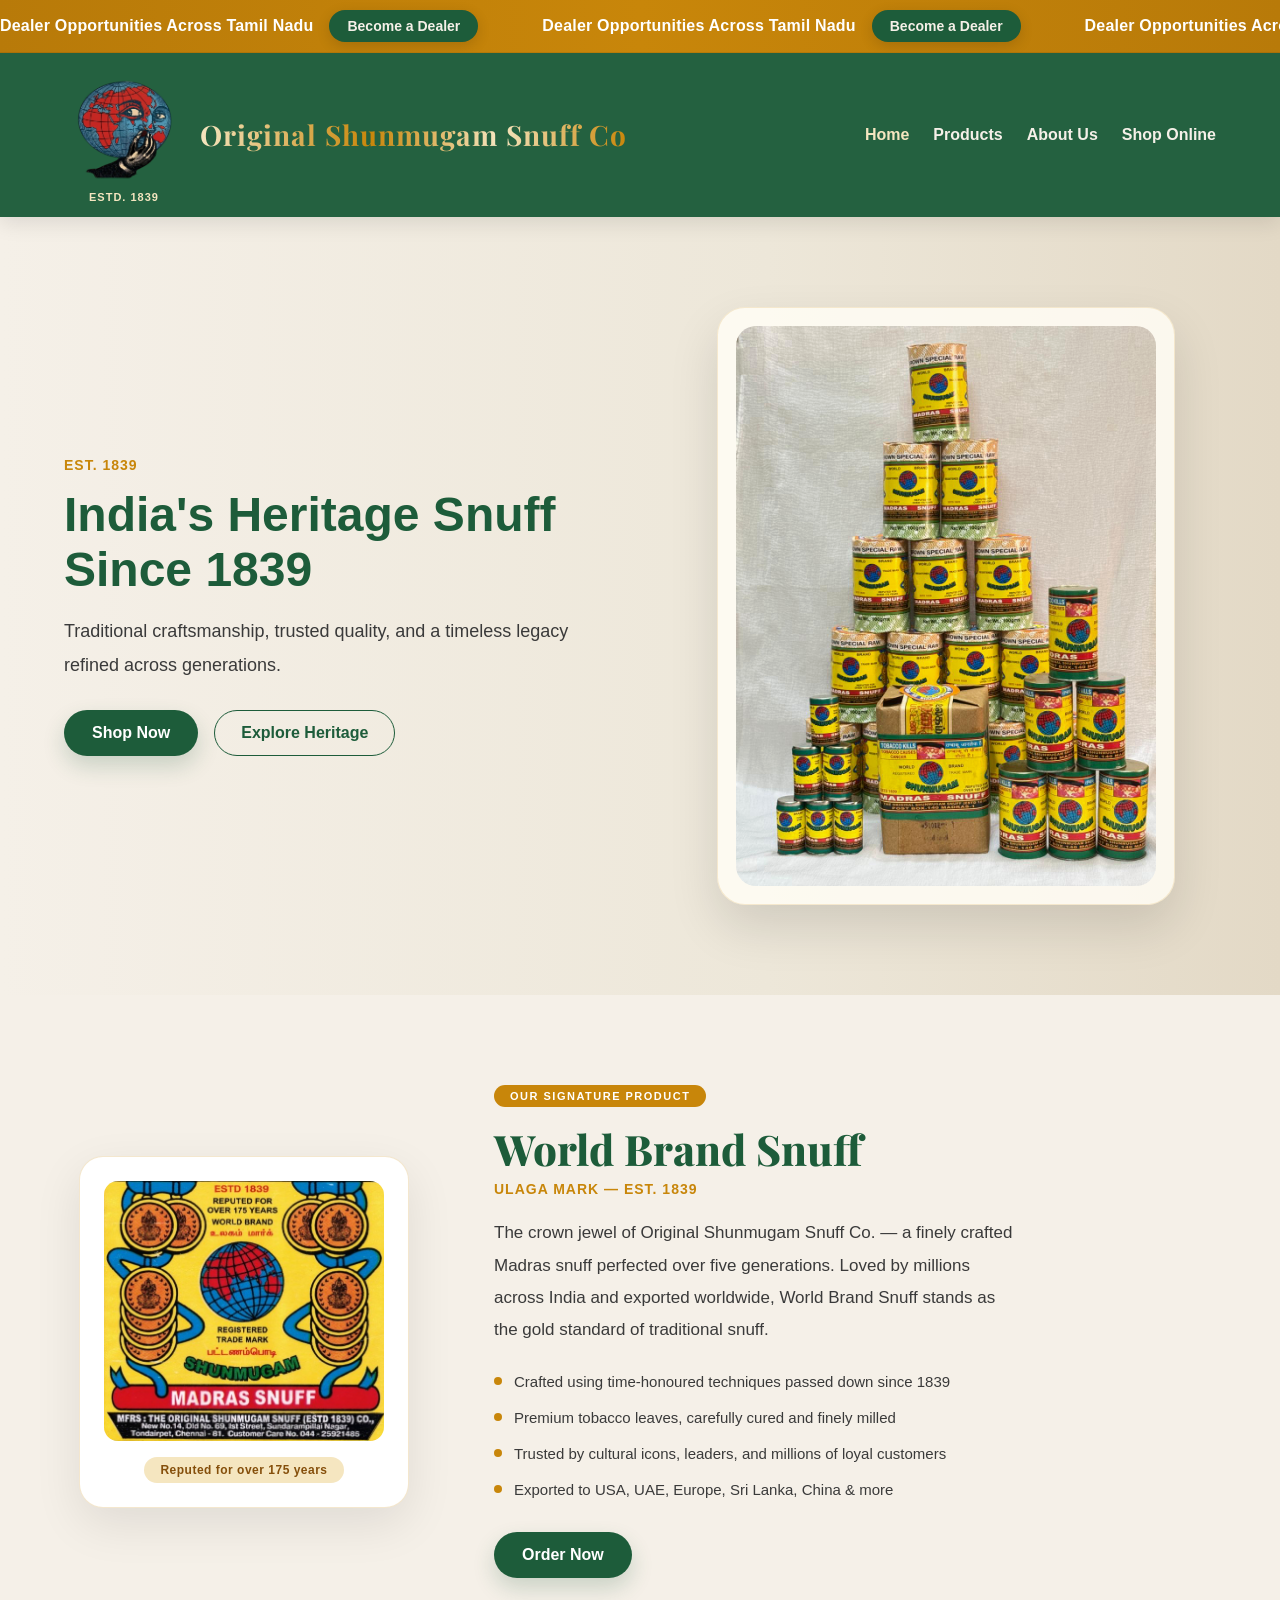
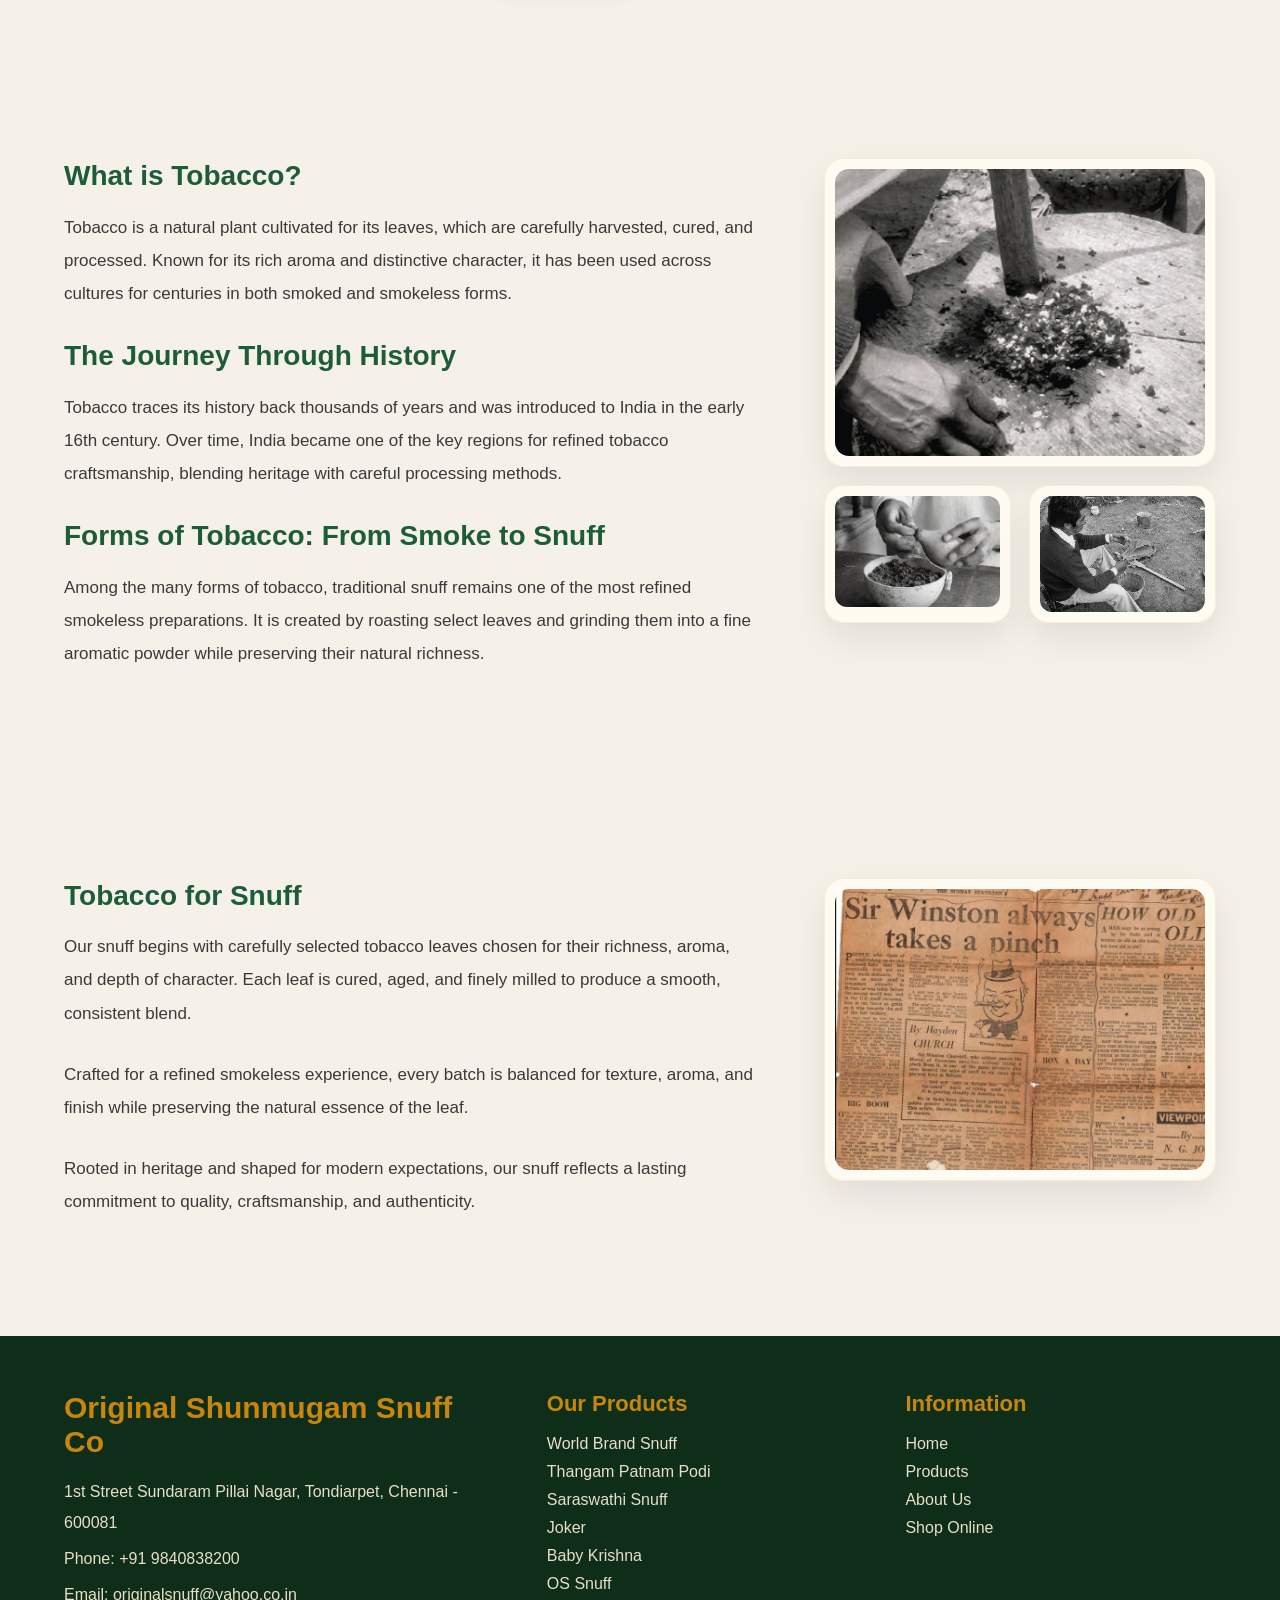
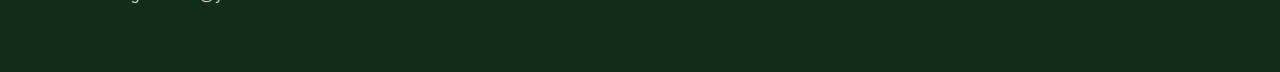
<file: index.html>
<!DOCTYPE html>
<html lang="en">
<head>
  <meta charset="UTF-8" />
  <meta name="viewport" content="width=device-width, initial-scale=1.0" />
  <title>Original Shunmugam Snuff & Co</title>
  <link rel="stylesheet" href="css/style.css" />
</head>
<body>

  <!-- Top Announcement -->
  <div class="top-announcement">
    <div class="announcement-track">
      <div class="announcement-item">
        <span class="announcement-text">Dealer Opportunities Across Tamil Nadu</span>
        <a href="javascript:void(0)" class="dealer-link open-dealer-form">Become a Dealer</a>
      </div>
      <div class="announcement-item">
        <span class="announcement-text">Dealer Opportunities Across Tamil Nadu</span>
        <a href="javascript:void(0)" class="dealer-link open-dealer-form">Become a Dealer</a>
      </div>
      <div class="announcement-item">
        <span class="announcement-text">Dealer Opportunities Across Tamil Nadu</span>
        <a href="javascript:void(0)" class="dealer-link open-dealer-form">Become a Dealer</a>
      </div>
    </div>
  </div>

  <!-- Header -->
  <header class="header">
    <div class="container nav-container">
      <div class="brand">
        <div class="logo-container">
          <img src="images/logo.png" alt="Original Shunmugam Snuff Co Logo" class="logo" />
          <span class="estd-text">ESTD. 1839</span>
        </div>
        <link href="https://fonts.googleapis.com/css2?family=Playfair+Display:wght@600;700&family=Poppins:wght@400;500;600&display=swap" rel="stylesheet">
        <div class="brand-name">Original Shunmugam Snuff Co</div>
      </div>
      <nav>
        <div class="nav-menu">
          <a href="index.html" class="active">Home</a>
          <a href="products.html">Products</a>
          <a href="about.html">About Us</a>
          <a href="shoponline.html">Shop Online</a>
        </div>
      </nav>
    </div>
  </header>

  <!-- Hero Section -->
  <section class="hero-section">
    <div class="container">
      <div class="hero-box hero-flex">
        <div class="hero-text">
          <p class="hero-tag">Est. 1839</p>
          <h1>India's Heritage Snuff Since 1839</h1>
          <p class="hero-subtext">
            Traditional craftsmanship, trusted quality, and a timeless legacy refined across generations.
          </p>
          <div class="hero-buttons">
            <a href="products.html" class="main-btn">Shop Now</a>
            <a href="about.html" class="secondary-btn">Explore Heritage</a>
          </div>
        </div>
        <div class="hero-image-card">
          <div class="hero-image-glow"></div>
          <div class="hero-image">
            <img src="images/imageshero-vintage.jpeg" alt="Shunmugam Vintage Poster" />
          </div>
        </div>
      </div>
    </div>
  </section>

  <!-- ✅ NEW: Signature Product Section -->
  <section class="signature-section">
    <div class="container">
      <div class="signature-flex">

        <div class="signature-image-wrap">
          <div class="signature-image-card">
            <img src="images/world-brand.jpeg" alt="World Brand Shunmugam Snuff" />
            <div class="signature-since-badge">Reputed for over 175 years</div>
          </div>
        </div>

        <div class="signature-text">
          <span class="signature-tag">Our Signature Product</span>
          <h2 class="signature-heading">World Brand Snuff</h2>
          <p class="signature-subheading">Ulaga Mark &mdash; Est. 1839</p>
          <p class="signature-desc">
            The crown jewel of Original Shunmugam Snuff Co. &mdash; a finely crafted Madras snuff
            perfected over five generations. Loved by millions across India and exported worldwide,
            World Brand Snuff stands as the gold standard of traditional snuff.
          </p>
          <ul class="signature-features">
            <li>Crafted using time-honoured techniques passed down since 1839</li>
            <li>Premium tobacco leaves, carefully cured and finely milled</li>
            <li>Trusted by cultural icons, leaders, and millions of loyal customers</li>
            <li>Exported to USA, UAE, Europe, Sri Lanka, China &amp; more</li>
          </ul>
          <div class="signature-buttons">
            <a href="order.html?name=World%20Brand%20Snuff&image=world-brand.jpeg&p10=32&p50=110&p100=190" class="main-btn">Order Now</a>
            
          </div>
        </div>

      </div>
    </div>
  </section>

  <!-- About / Process Section -->
  <section class="content-section" id="about-section">
    <div class="container">
      <div class="content-layout">
        <div class="content-text">
          <div class="content-box">
            <h2>What is Tobacco?</h2>
            <p>
              Tobacco is a natural plant cultivated for its leaves, which are carefully harvested, cured, and processed.
              Known for its rich aroma and distinctive character, it has been used across cultures for centuries in both smoked and smokeless forms.
            </p>
            <h2>The Journey Through History</h2>
            <p>
              Tobacco traces its history back thousands of years and was introduced to India in the early 16th century.
              Over time, India became one of the key regions for refined tobacco craftsmanship, blending heritage with careful processing methods.
            </p>
            <h2>Forms of Tobacco: From Smoke to Snuff</h2>
            <p>
              Among the many forms of tobacco, traditional snuff remains one of the most refined smokeless preparations.
              It is created by roasting select leaves and grinding them into a fine aromatic powder while preserving their natural richness.
            </p>
          </div>
        </div>
        <div class="process-gallery">
          <div class="process-card process-card-large">
            <img src="images/process-1.jpeg" alt="Traditional tobacco preparation" />
          </div>
          <div class="process-grid-small">
            <div class="process-card">
              <img src="images/process-2.jpeg" alt="Hand mixing snuff" />
            </div>
            <div class="process-card">
              <img src="images/process-3.jpeg" alt="Traditional grinding process" />
            </div>
          </div>
        </div>
      </div>
    </div>
  </section>

  <!-- Tobacco for Snuff Section -->
  <section class="history-section">
    <div class="container">
      <div class="content-layout">
        <div class="content-text">
          <div class="history-box">
            <h2>Tobacco for Snuff</h2>
            <p>
              Our snuff begins with carefully selected tobacco leaves chosen for their richness, aroma, and depth of character.
              Each leaf is cured, aged, and finely milled to produce a smooth, consistent blend.
            </p>
            <p>
              Crafted for a refined smokeless experience, every batch is balanced for texture, aroma, and finish while preserving the natural essence of the leaf.
            </p>
            <p>
              Rooted in heritage and shaped for modern expectations, our snuff reflects a lasting commitment to quality, craftsmanship, and authenticity.
            </p>
          </div>
        </div>
        <div class="process-gallery">
          <div class="process-card process-card-large">
            <img src="images/process-4.jpeg" alt="Tobacco for Snuff" />
          </div>
        </div>
      </div>
    </div>
  </section>

  <!-- Footer -->
  <footer class="footer">
    <div class="container footer-content footer-grid">
      <div class="footer-column">
        <h2 class="footer-title">Original Shunmugam Snuff Co</h2>
        <p>1st Street Sundaram Pillai Nagar, Tondiarpet, Chennai - 600081</p>
        <p>Phone: +91 9840838200</p>
        <p>Email: originalsnuff@yahoo.co.in</p>
      </div>
      <div class="footer-column">
        <h3 class="footer-heading">Our Products</h3>
        <ul class="footer-links">
          
          <li><a href="order.html?name=World%20Brand%20Snuff&image=world-brand.jpeg&p10=32&p50=110&p100=190">World Brand Snuff</a></li>
          <li><a href="order.html?name=Thangam%20Patnam%20Podi&image=thangam-patnam-podi.jpeg&p10=24&p50=88&p100=165">Thangam Patnam Podi</a></li>
          <li><a href="order.html?name=Saraswathi%20Snuff&image=saraswathi.jpeg&p10=28&p50=95&p100=175">Saraswathi Snuff</a></li>
          <li><a href="order.html?name=Joker&image=joker.jpeg&p10=25&p50=90&p100=170">Joker</a></li>
          <li><a href="order.html?name=Baby%20Krishna&image=baby-krishna.jpeg&p10=20&p50=80&p100=150">Baby Krishna</a></li>
          <li><a href="order.html?name=OS%20Snuff&image=os.jpeg&p10=30&p50=100&p100=180">OS Snuff</a></li>
        </ul>
      </div>
      <div class="footer-column">
        <h3 class="footer-heading">Information</h3>
        <ul class="footer-links">
          <li><a href="index.html">Home</a></li>
          <li><a href="products.html">Products</a></li>
          <li><a href="about.html">About Us</a></li>
          <li><a href="shoponline.html">Shop Online</a></li>
        </ul>
      </div>
    </div>
  </footer>

  <!-- Dealer Modal -->
  <div class="dealer-modal" id="dealerModal">
    <div class="dealer-form-box">
      <button class="close-btn" id="closeDealerForm" type="button">&times;</button>
      <h2>Become a Dealer</h2>
      <p>Share your details and our team will contact you shortly.</p>
      <form id="dealerForm">
        <div class="form-row">
          <input type="text" name="companyName" placeholder="Company name" />
          <input type="text" name="name" placeholder="Your name*" required />
        </div>
        <div class="form-row form-row-four">
          <input type="text" name="country" placeholder="Country*" required />
          <input type="text" name="state" placeholder="State*" required />
          <input type="text" name="city" placeholder="City*" required />
          <input type="text" name="pincode" placeholder="Pincode*" required />
        </div>
        <div class="form-row">
          <input type="email" name="email" placeholder="Your email*" required />
          <input type="text" name="phone" placeholder="Your phone number*" required />
        </div>
        <div class="form-row full-width">
          <textarea name="message" placeholder="Your message" rows="6"></textarea>
        </div>
        <button type="submit" class="submit-btn">Submit</button>
        <p id="formMessage"></p>
      </form>
    </div>
  </div>

  <script src="js/script.js"></script>
</body>
</html>
</file>
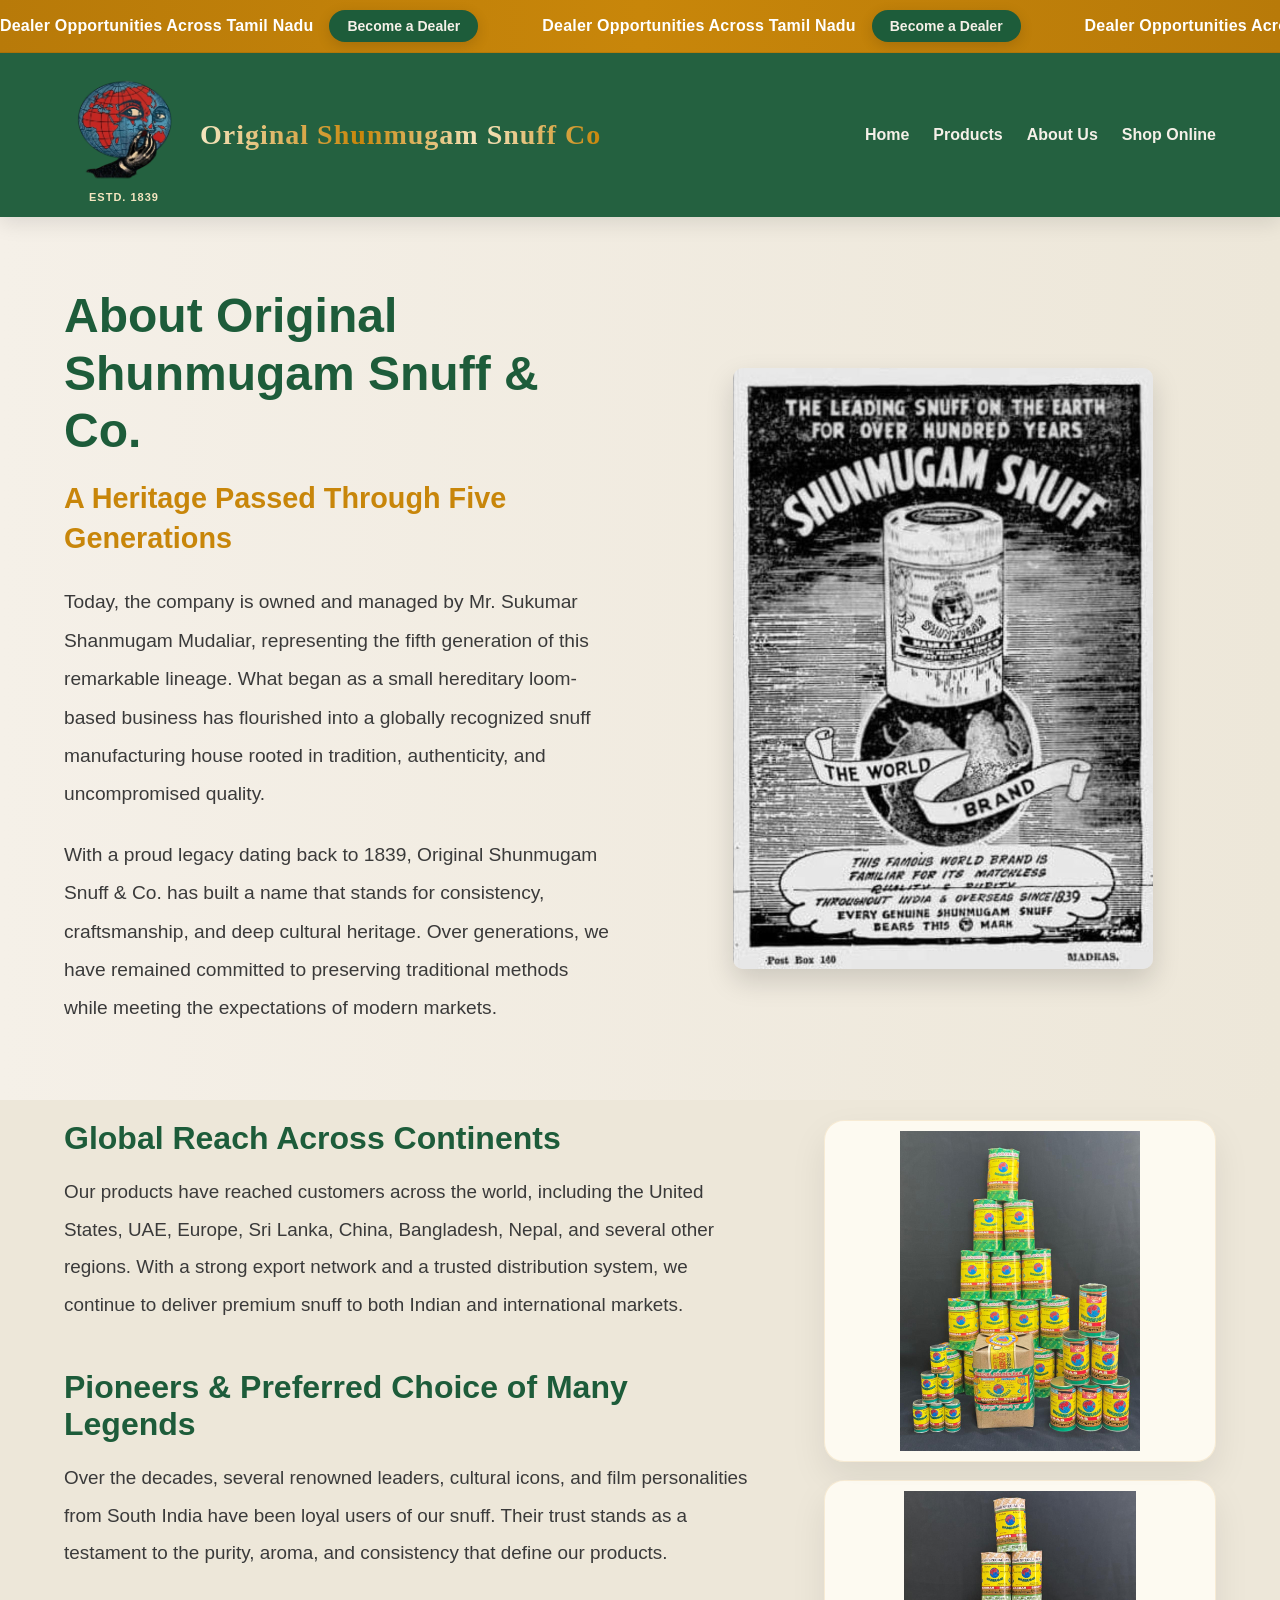
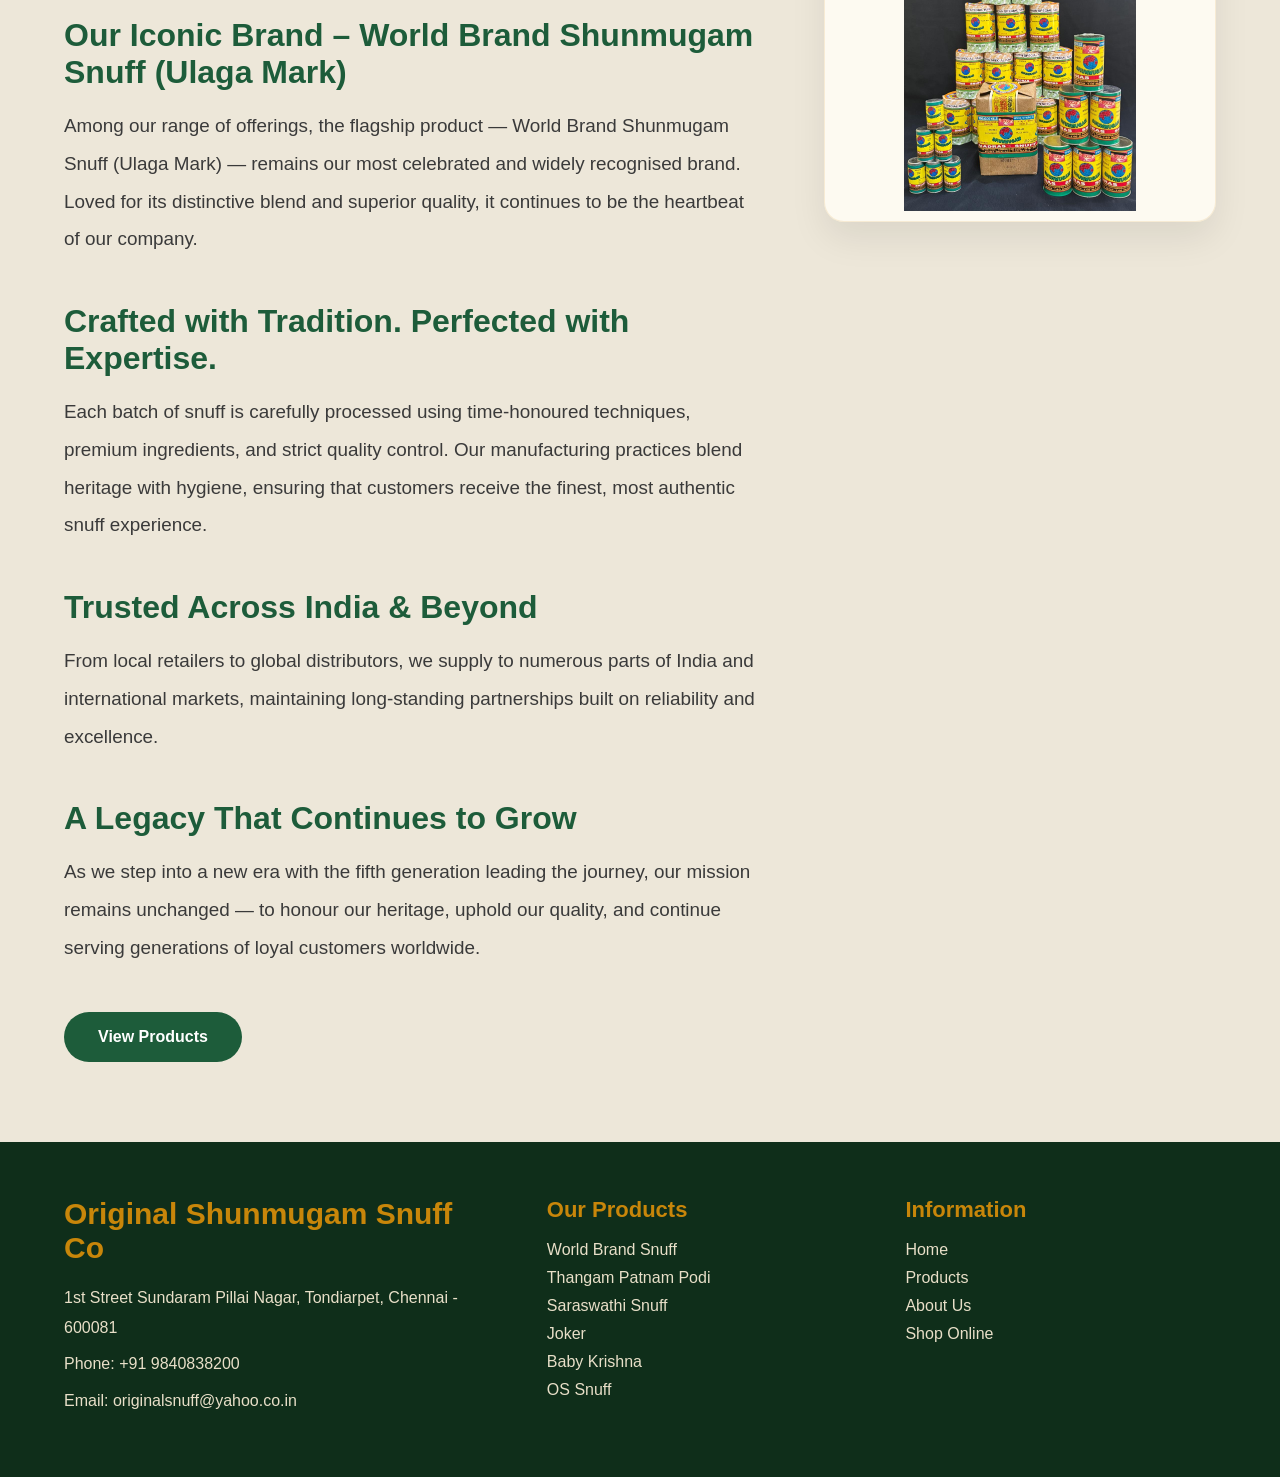
<file: about.html>
<!DOCTYPE html>
<html lang="en">
<head>
  <meta charset="UTF-8" />
  <meta name="viewport" content="width=device-width, initial-scale=1.0" />
  <title>About Us - Original Shunmugam Snuff Co</title>
  <link rel="stylesheet" href="css/style.css" />
</head>
<body>

  <!-- Top Announcement -->
  <div class="top-announcement">
    <div class="announcement-track">
      <div class="announcement-item">
        <span class="announcement-text">Dealer Opportunities Across Tamil Nadu</span>
        <a href="javascript:void(0)" class="dealer-link open-dealer-form">Become a Dealer</a>
      </div>

      <div class="announcement-item">
        <span class="announcement-text">Dealer Opportunities Across Tamil Nadu</span>
        <a href="javascript:void(0)" class="dealer-link open-dealer-form">Become a Dealer</a>
      </div>

      <div class="announcement-item">
        <span class="announcement-text">Dealer Opportunities Across Tamil Nadu</span>
        <a href="javascript:void(0)" class="dealer-link open-dealer-form">Become a Dealer</a>
      </div>
    </div>
  </div>

  <!-- Header -->
  <header class="header">
    <div class="container nav-container">
      <div class="brand">
        <div class="logo-container">
          <img src="images/logo.png" alt="Logo" class="logo">
          <div class="estd-text">ESTD. 1839</div>
        </div>
        <div class="brand-name">Original Shunmugam Snuff Co</div>
      </div>

      <nav>
        <div class="nav-menu">
          <a href="index.html">Home</a>
          <a href="products.html">Products</a>
          <a href="about.html">About Us</a>
          <a href="shoponline.html">Shop Online</a>
        </div>
      </nav>
    </div>
  </header>

  <!-- About Hero Section -->
  <section class="about-page-section">
    <div class="container about-page-grid">

      <div class="about-page-text">
        <h2>About Original Shunmugam Snuff &amp; Co.</h2>
        <h3>A Heritage Passed Through Five Generations</h3>

        <p>
          Today, the company is owned and managed by
          <span class="highlight-name">Mr. Sukumar Shanmugam Mudaliar</span>,
          representing the fifth generation of this remarkable lineage. What began as
          a small hereditary loom-based business has flourished into a globally recognized
          snuff manufacturing house rooted in tradition, authenticity, and uncompromised quality.
        </p>

        <p>
          With a proud legacy dating back to 1839, Original Shunmugam Snuff &amp; Co. has
          built a name that stands for consistency, craftsmanship, and deep cultural heritage.
          Over generations, we have remained committed to preserving traditional methods while
          meeting the expectations of modern markets.
        </p>
      </div>

      <div class="about-page-image">
        <img src="images/about.jpeg" alt="Original Shunmugam Snuff heritage image">
      </div>

    </div>
  </section>

  <!-- About Content Section -->
  <section class="about-content-section">
    <div class="container">
      <div class="content-layout">

        <!-- Left Side Content -->
        <div class="content-text">
          <div class="about-content-wrapper">

            <div class="about-block">
              <h3>Global Reach Across Continents</h3>
              <p>
                Our products have reached customers across the world, including the United States,
                UAE, Europe, Sri Lanka, China, Bangladesh, Nepal, and several other regions.
                With a strong export network and a trusted distribution system, we continue to deliver
                premium snuff to both Indian and international markets.
              </p>
            </div>

            <div class="about-block">
              <h3>Pioneers &amp; Preferred Choice of Many Legends</h3>
              <p>
                Over the decades, several renowned leaders, cultural icons, and film personalities
                from South India have been loyal users of our snuff. Their trust stands as a testament
                to the purity, aroma, and consistency that define our products.
              </p>
            </div>

            <div class="about-block">
              <h3>Our Iconic Brand – World Brand Shunmugam Snuff (Ulaga Mark)</h3>
              <p>
                Among our range of offerings, the flagship product — World Brand Shunmugam Snuff
                (Ulaga Mark) — remains our most celebrated and widely recognised brand. Loved for
                its distinctive blend and superior quality, it continues to be the heartbeat of our company.
              </p>
            </div>

            <div class="about-block">
              <h3>Crafted with Tradition. Perfected with Expertise.</h3>
              <p>
                Each batch of snuff is carefully processed using time-honoured techniques, premium ingredients,
                and strict quality control. Our manufacturing practices blend heritage with hygiene, ensuring
                that customers receive the finest, most authentic snuff experience.
              </p>
            </div>

            <div class="about-block">
              <h3>Trusted Across India &amp; Beyond</h3>
              <p>
                From local retailers to global distributors, we supply to numerous parts of India and
                international markets, maintaining long-standing partnerships built on reliability and excellence.
              </p>
            </div>

            <div class="about-block">
              <h3>A Legacy That Continues to Grow</h3>
              <p>
                As we step into a new era with the fifth generation leading the journey, our mission remains unchanged —
                to honour our heritage, uphold our quality, and continue serving generations of loyal customers worldwide.
              </p>
            </div>

            <div class="about-button-wrap">
              <a href="products.html" class="btn-primary">View Products</a>
            </div>

          </div>
        </div>

        <!-- Right Side Images -->
        <div class="process-gallery">
          <div class="process-card process-card-large">
            <img src="images/prod1.jpeg" alt="Original Shunmugam Snuff Product Display 1">
          </div>

          <div class="process-card process-card-large">
            <img src="images/prod2.jpeg" alt="Original Shunmugam Snuff Product Display 2">
          </div>
        </div>

      </div>
    </div>
  </section>

  <!-- Footer -->
  <footer class="footer">
    <div class="container footer-content footer-grid">

      <!-- Column 1 -->
      <div class="footer-column">
        <h2 class="footer-title">Original Shunmugam Snuff Co</h2>
        <p>1st Street Sundaram Pillai Nagar, Tondiarpet, Chennai - 600081</p>
        <p>Phone: +91 9840838200</p>
        <p>Email: originalsnuff@yahoo.co.in</p>
      </div>

      <!-- Column 2 -->
      <div class="footer-column">
        <h3 class="footer-heading">Our Products</h3>
        <ul class="footer-links">
          <li><a href="order.html?name=World%20Brand%20Snuff&image=world-brand.jpeg&p10=32&p50=110&p100=190">World Brand Snuff</a></li>
          <li><a href="order.html?name=Thangam%20Patnam%20Podi&image=thangam-patnam-podi.jpeg&p10=24&p50=88&p100=165">Thangam Patnam Podi</a></li>
          <li><a href="order.html?name=Saraswathi%20Snuff&image=saraswathi.jpeg&p10=28&p50=95&p100=175">Saraswathi Snuff</a></li>
          <li><a href="order.html?name=Joker&image=joker.jpeg&p10=25&p50=90&p100=170">Joker</a></li>
          <li><a href="order.html?name=Baby%20Krishna&image=baby-krishna.jpeg&p10=20&p50=80&p100=150">Baby Krishna</a></li>
          <li><a href="order.html?name=OS%20Snuff&image=os.jpeg&p10=30&p50=100&p100=180">OS Snuff</a></li>
        </ul>
      </div>

      <!-- Column 3 -->
      <div class="footer-column">
        <h3 class="footer-heading">Information</h3>
        <ul class="footer-links">
          <li><a href="index.html">Home</a></li>
          <li><a href="products.html">Products</a></li>
          <li><a href="about.html">About Us</a></li>
          <li><a href="shoponline.html">Shop Online</a></li>
        </ul>
      </div>

    </div>
  </footer>

  <!-- Dealer Modal -->
  <div class="dealer-modal" id="dealerModal">
    <div class="dealer-form-box">
      <button class="close-btn" id="closeDealerForm" type="button">&times;</button>
      <h2>Become a Dealer</h2>
      <p>Share your details and our team will contact you shortly.</p>

      <form id="dealerForm">
        <div class="form-row">
          <input type="text" name="companyName" placeholder="Company name" />
          <input type="text" name="name" placeholder="Your name*" required />
        </div>

        <div class="form-row form-row-four">
          <input type="text" name="country" placeholder="Country*" required />
          <input type="text" name="state" placeholder="State*" required />
          <input type="text" name="city" placeholder="City*" required />
          <input type="text" name="pincode" placeholder="Pincode*" required />
        </div>

        <div class="form-row">
          <input type="email" name="email" placeholder="Your email*" required />
          <input type="text" name="phone" placeholder="Your phone number*" required />
        </div>

        <div class="form-row full-width">
          <textarea name="message" placeholder="Your message" rows="6"></textarea>
        </div>

        <button type="submit" class="submit-btn">Submit</button>
        <p id="formMessage"></p>
      </form>
    </div>
  </div>

  <!-- IMPORTANT: Add your JS file here -->
<script src="js/script.js"></script>
</body>
</html>
</file>
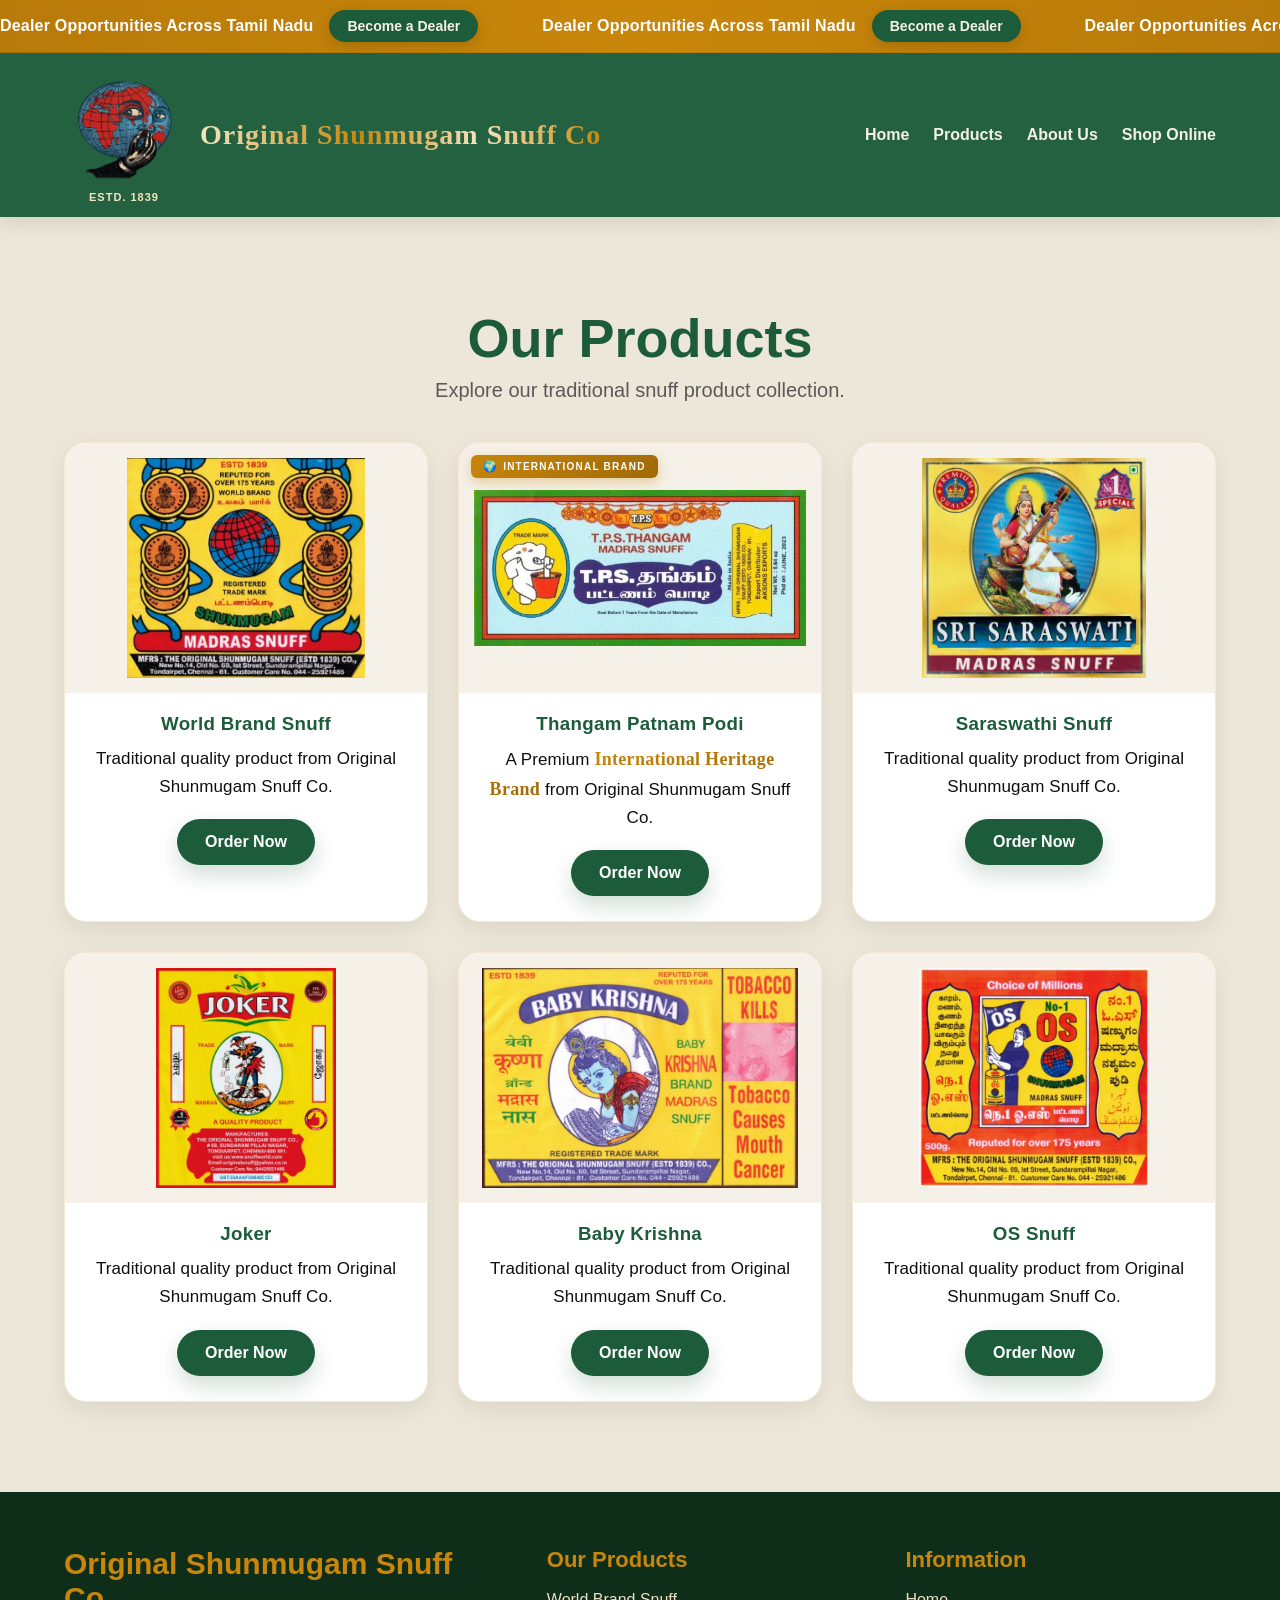
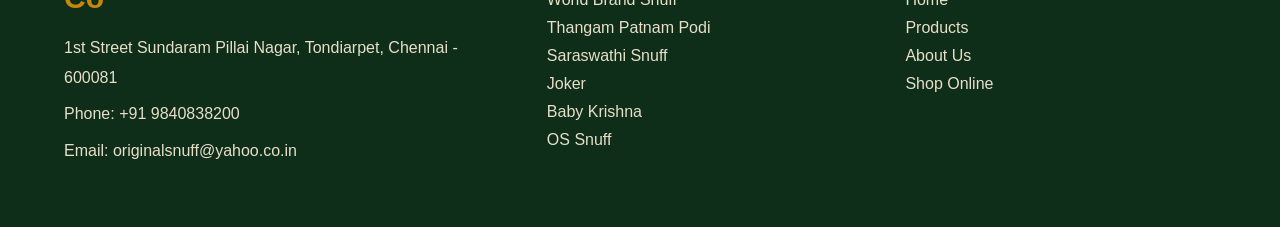
<file: products.html>
<!DOCTYPE html>
<html lang="en">
<head>
  <meta charset="UTF-8" />
  <meta name="viewport" content="width=device-width, initial-scale=1.0" />
  <title>Products | Original Shunmugam Snuff Co</title>
  <link rel="stylesheet" href="css/style.css" />
</head>
<body>

  <!-- Top Announcement -->
  <div class="top-announcement">
    <div class="announcement-track">
      <div class="announcement-item">
        <span class="announcement-text">Dealer Opportunities Across Tamil Nadu</span>
        <a href="javascript:void(0)" class="dealer-link open-dealer-form">Become a Dealer</a>
      </div>

      <div class="announcement-item">
        <span class="announcement-text">Dealer Opportunities Across Tamil Nadu</span>
        <a href="javascript:void(0)" class="dealer-link open-dealer-form">Become a Dealer</a>
      </div>

      <div class="announcement-item">
        <span class="announcement-text">Dealer Opportunities Across Tamil Nadu</span>
        <a href="javascript:void(0)" class="dealer-link open-dealer-form">Become a Dealer</a>
      </div>
    </div>
  </div>

  <!-- Header -->
  <header class="header">
    <div class="container nav-container">
      <div class="brand">
        <div class="logo-container">
          <img src="images/logo.png" alt="Logo" class="logo">
          <span class="estd-text">Estd. 1839</span>
        </div>
        <div class="brand-name">Original Shunmugam Snuff Co</div>
      </div>

      <nav class="nav-menu">
        <a href="index.html">Home</a>
        <a href="products.html">Products</a>
        <a href="about.html">About Us</a>
        <a href="shoponline.html">Shop Online</a>
      </nav>
    </div>
  </header>

  <!-- Products Section -->
  <section class="products-section">
    <div class="container">
      <div class="section-title">
        <h1>Our Products</h1>
        <p>Explore our traditional snuff product collection.</p>
      </div>

      <div class="products-grid" id="product-list">
        <!-- JS la products varum -->
      </div>
    </div>
  </section>

  <!-- Footer -->
  <footer class="footer">
  <div class="container footer-content footer-grid">

    <!-- Column 1 -->
    <div class="footer-column">
      <h2 class="footer-title">Original Shunmugam Snuff Co</h2>
      <p>1st Street Sundaram Pillai Nagar, Tondiarpet, Chennai - 600081</p>
      <p>Phone: +91 9840838200</p>
      <p>Email: originalsnuff@yahoo.co.in</p>
    </div>

    <!-- Column 2 -->
    <div class="footer-column">
      <h3 class="footer-heading">Our Products</h3>
      <ul class="footer-links">
        <li><a href="order.html?name=World%20Brand%20Snuff&image=world-brand.jpeg&p10=32&p50=110&p100=190">World Brand Snuff</a></li>
        <li><a href="order.html?name=Thangam%20Patnam%20Podi&image=thangam-patnam-podi.jpeg&p10=24&p50=88&p100=165">Thangam Patnam Podi</a></li>
        <li><a href="order.html?name=Saraswathi%20Snuff&image=saraswathi.jpeg&p10=28&p50=95&p100=175">Saraswathi Snuff</a></li>
        <li><a href="order.html?name=Joker&image=joker.jpeg&p10=25&p50=90&p100=170">Joker</a></li>
        <li><a href="order.html?name=Baby%20Krishna&image=baby-krishna.jpeg&p10=20&p50=80&p100=150">Baby Krishna</a></li>
        <li><a href="order.html?name=OS%20Snuff&image=os.jpeg&p10=30&p50=100&p100=180">OS Snuff</a></li>
      </ul>
    </div>

    <!-- Column 3 -->
    <div class="footer-column">
      <h3 class="footer-heading">Information</h3>
      <ul class="footer-links">
        <li><a href="index.html">Home</a></li>
        <li><a href="products.html">Products</a></li>
        <li><a href="about.html">About Us</a></li>
        <li><a href="shoponline.html">Shop Online</a></li>
      </ul>
    </div>

  </div>
</footer>

  <!-- Dealer Modal -->
  <div class="dealer-modal" id="dealerModal">
    <div class="dealer-form-box">
      <button class="close-btn" id="closeDealerForm">&times;</button>
      <h2>Interested in Dealership?</h2>
      <p>Submit the following details, we will get back to you soon</p>

      <form id="dealerForm">
        <div class="form-row">
          <input type="text" name="companyName" placeholder="Company name" />
          <input type="text" name="name" placeholder="Your name*" required />
        </div>

        <div class="form-row">
          <input type="text" name="country" placeholder="Country*" required />
          <input type="text" name="state" placeholder="State*" required />
          <input type="text" name="city" placeholder="City*" required />
          <input type="text" name="pincode" placeholder="Pincode*" required />
        </div>

        <div class="form-row">
          <input type="email" name="email" placeholder="Your email*" required />
          <input type="text" name="phone" placeholder="Your phone number*" required />
        </div>

        <div class="form-row full-width">
          <textarea name="message" placeholder="Your message" rows="6"></textarea>
        </div>

        <button type="submit" class="submit-btn">Submit</button>
        <p id="formMessage"></p>
      </form>
    </div>
  </div>

  <script src="js/script.js"></script>
</body>
</html>
</file>
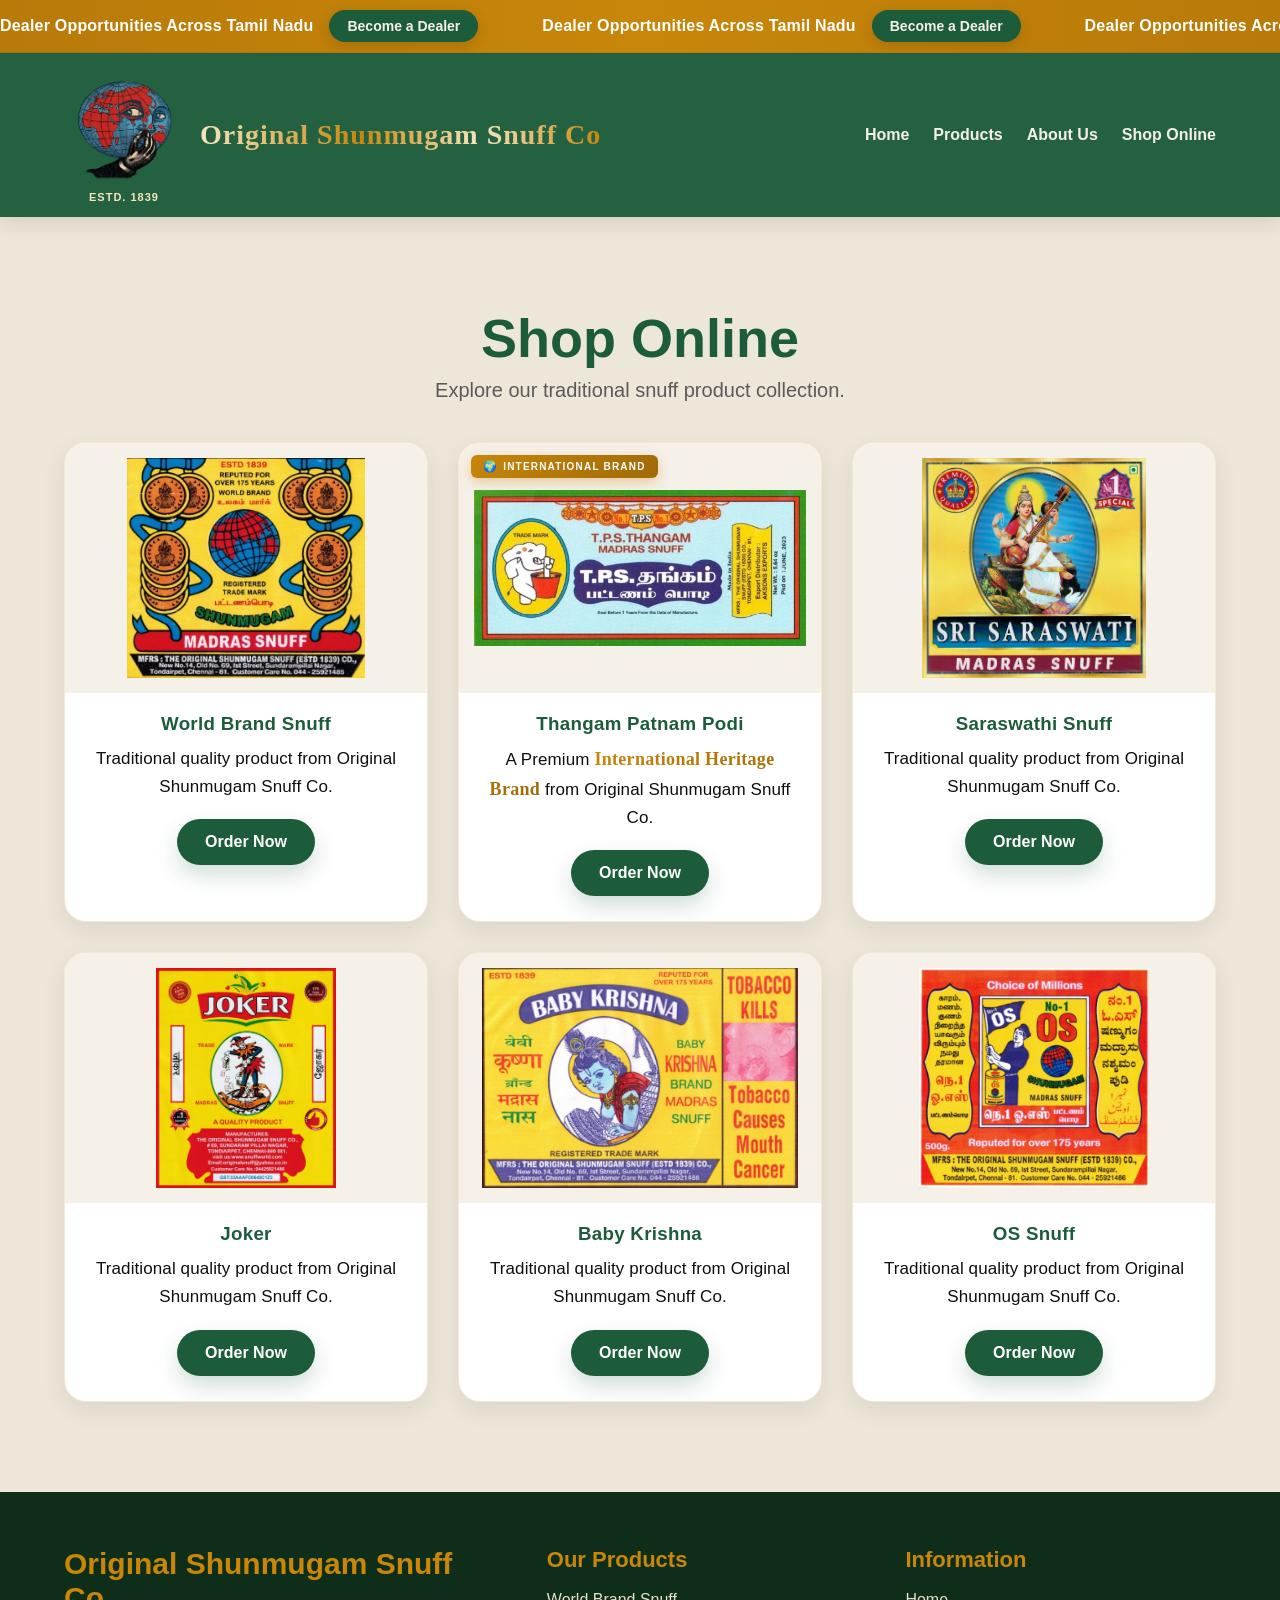
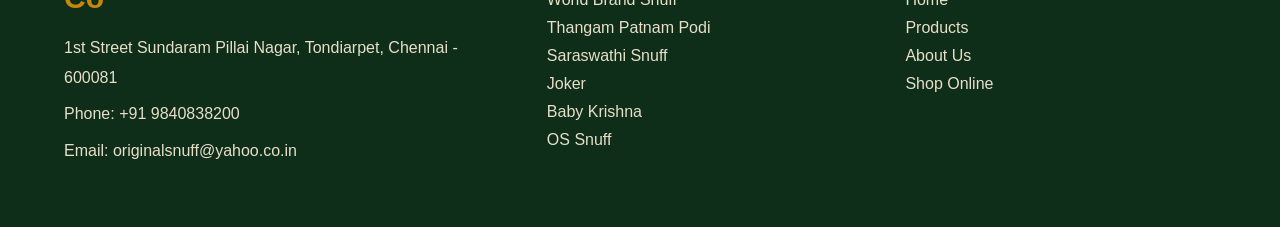
<file: shoponline.html>
<!DOCTYPE html>
<html lang="en">
<head>
  <meta charset="UTF-8" />
  <meta name="viewport" content="width=device-width, initial-scale=1.0" />
  <title>Products | Original Shunmugam Snuff Co</title>
  <link rel="stylesheet" href="css/style.css" />
</head>
<body>

  <!-- Top Announcement -->
  <div class="top-announcement">
    <div class="announcement-track">
      <div class="announcement-item">
        <span class="announcement-text">Dealer Opportunities Across Tamil Nadu</span>
        <a href="javascript:void(0)" class="dealer-link open-dealer-form">Become a Dealer</a>
      </div>

      <div class="announcement-item">
        <span class="announcement-text">Dealer Opportunities Across Tamil Nadu</span>
        <a href="javascript:void(0)" class="dealer-link open-dealer-form">Become a Dealer</a>
      </div>

      <div class="announcement-item">
        <span class="announcement-text">Dealer Opportunities Across Tamil Nadu</span>
        <a href="javascript:void(0)" class="dealer-link open-dealer-form">Become a Dealer</a>
      </div>
    </div>
  </div>

  <!-- Header -->
  <header class="header">
    <div class="container nav-container">
      <div class="brand">
        <div class="logo-container">
          <img src="images/logo.png" alt="Logo" class="logo">
          <span class="estd-text">Estd. 1839</span>
        </div>
        <div class="brand-name">Original Shunmugam Snuff Co</div>
      </div>

      <nav class="nav-menu">
        <a href="index.html">Home</a>
        <a href="products.html">Products</a>
        <a href="about.html">About Us</a>
        <a href="shoponline.html">Shop Online</a>
      </nav>
    </div>
  </header>

  <!-- Products Section -->
  <section class="products-section">
    <div class="container">
      <div class="section-title">
        <h1>Shop Online</h1>
        <p>Explore our traditional snuff product collection.</p>
      </div>

      <div class="products-grid" id="product-list">
        <!-- JS la products varum -->
      </div>
    </div>
  </section>

  <!-- Footer -->
  <footer class="footer">
  <div class="container footer-content footer-grid">

    <!-- Column 1 -->
    <div class="footer-column">
      <h2 class="footer-title">Original Shunmugam Snuff Co</h2>
      <p>1st Street Sundaram Pillai Nagar, Tondiarpet, Chennai - 600081</p>
      <p>Phone: +91 9840838200</p>
      <p>Email: originalsnuff@yahoo.co.in</p>
    </div>

    <!-- Column 2 -->
    <div class="footer-column">
      <h3 class="footer-heading">Our Products</h3>
      <ul class="footer-links">
        <li><a href="order.html?name=World%20Brand%20Snuff&image=world-brand.jpeg&p10=32&p50=110&p100=190">World Brand Snuff</a></li>
        <li><a href="order.html?name=Thangam%20Patnam%20Podi&image=thangam-patnam-podi.jpeg&p10=24&p50=88&p100=165">Thangam Patnam Podi</a></li>
        <li><a href="order.html?name=Saraswathi%20Snuff&image=saraswathi.jpeg&p10=28&p50=95&p100=175">Saraswathi Snuff</a></li>
        <li><a href="order.html?name=Joker&image=joker.jpeg&p10=25&p50=90&p100=170">Joker</a></li>
        <li><a href="order.html?name=Baby%20Krishna&image=baby-krishna.jpeg&p10=20&p50=80&p100=150">Baby Krishna</a></li>
        <li><a href="order.html?name=OS%20Snuff&image=os.jpeg&p10=30&p50=100&p100=180">OS Snuff</a></li>
      </ul>
    </div>

    <!-- Column 3 -->
    <div class="footer-column">
      <h3 class="footer-heading">Information</h3>
      <ul class="footer-links">
        <li><a href="index.html">Home</a></li>
        <li><a href="products.html">Products</a></li>
        <li><a href="about.html">About Us</a></li>
        <li><a href="shoponline.html">Shop Online</a></li>
      </ul>
    </div>

  </div>
</footer>

  <!-- Dealer Modal -->
  <div class="dealer-modal" id="dealerModal">
    <div class="dealer-form-box">
      <button class="close-btn" id="closeDealerForm">&times;</button>
      <h2>Interested in Dealership?</h2>
      <p>Submit the following details, we will get back to you soon</p>

      <form id="dealerForm">
        <div class="form-row">
          <input type="text" name="companyName" placeholder="Company name" />
          <input type="text" name="name" placeholder="Your name*" required />
        </div>

        <div class="form-row">
          <input type="text" name="country" placeholder="Country*" required />
          <input type="text" name="state" placeholder="State*" required />
          <input type="text" name="city" placeholder="City*" required />
          <input type="text" name="pincode" placeholder="Pincode*" required />
        </div>

        <div class="form-row">
          <input type="email" name="email" placeholder="Your email*" required />
          <input type="text" name="phone" placeholder="Your phone number*" required />
        </div>

        <div class="form-row full-width">
          <textarea name="message" placeholder="Your message" rows="6"></textarea>
        </div>

        <button type="submit" class="submit-btn">Submit</button>
        <p id="formMessage"></p>
      </form>
    </div>
  </div>

  <script src="js/script.js"></script>
</body>
</html>
</file>
<file: css/style.css>
/* --- Global Reset --- */
* {
  margin: 0;
  padding: 0;
  box-sizing: border-box;
}

/* --- Body --- */
body {
  font-family: "Segoe UI", Tahoma, Geneva, Verdana, sans-serif;
  background: #F5F0E8;
  min-height: 100vh;
  color: #1A1A1A;
}

/* --- Common Container --- */
.container {
  width: 90%;
  max-width: 1200px;
  margin: auto;
}

/* --- Common Section Padding --- */
section,
.hero-section,
.content-section,
.history-section,
.products-section {
  background: transparent;
}

.hero-section,
.content-section,
.history-section,
.products-section {
  padding: 90px 0;
}

.hero-section {
  background: linear-gradient(90deg, #F5F0E8 0%, #EDE7D9 60%, #E3D9C6 100%);
}

/* --- Top Announcement --- */
.top-announcement {
  background: linear-gradient(90deg, #B87A09, #C8860A, #B87A09);
  overflow: hidden;
  white-space: nowrap;
  padding: 10px 0;
  border-bottom: 1px solid rgba(0, 0, 0, 0.08);
  position: relative;
  z-index: 1100;
}

.announcement-track {
  display: flex;
  align-items: center;
  width: max-content;
  animation: scrollText 22s linear infinite;
}

.top-announcement:hover .announcement-track {
  animation-play-state: paused;
}

.announcement-item {
  display: flex;
  align-items: center;
  gap: 16px;
  padding-right: 64px;
  flex-shrink: 0;
}

.announcement-text {
  font-size: 16px;
  font-weight: 700;
  color: #FFFFFF;
  letter-spacing: 0.2px;
}

.dealer-link {
  display: inline-flex;
  align-items: center;
  justify-content: center;
  background: #1D5C3A;
  color: #F5F0E8;
  text-decoration: none;
  font-size: 14px;
  font-weight: 700;
  padding: 8px 18px;
  border-radius: 999px;
  box-shadow: 0 4px 14px rgba(0, 0, 0, 0.14);
  transition: all 0.3s ease;
}

.dealer-link:hover {
  background: #0F2E1A;
  transform: translateY(-1px);
  box-shadow: 0 6px 16px rgba(0, 0, 0, 0.18);
}

@keyframes scrollText {
  0% { transform: translateX(0); }
  100% { transform: translateX(-33.333%); }
}

/* --- Header --- */
.header {
  background: rgba(29, 92, 58, 0.97);
  padding: 14px 0;
  position: sticky;
  top: 0;
  z-index: 1000;
  box-shadow: 0 6px 20px rgba(0, 0, 0, 0.10);
  backdrop-filter: blur(10px);
}

.nav-container {
  display: flex;
  justify-content: space-between;
  align-items: center;
  gap: 24px;
}

.brand {
  display: flex;
  align-items: center;
  gap: 16px;
}

.logo-container {
  display: flex;
  flex-direction: column;
  align-items: center;
  gap: 4px;
}

.logo {
  width: 120px;
  height: 120px;
  object-fit: contain;
}

.estd-text {
  font-size: 11px;
  color: #F5E6C0;
  font-weight: 700;
  text-transform: uppercase;
  letter-spacing: 1px;
}

.brand-name {
  font-family: "Playfair Display", serif;
  font-size: 28px;
  font-weight: 700;
  background: linear-gradient(90deg, #F5E6C0 0%, #C8860A 40%, #F5E6C0 70%, #C8860A 100%);
  -webkit-background-clip: text;
  -webkit-text-fill-color: transparent;
  background-clip: text;
  letter-spacing: 1px;
  line-height: 1.2;
  text-shadow: none;
}

.nav-menu {
  display: flex;
  align-items: center;
  gap: 24px;
}

.nav-menu a {
  color: #F5F0E8;
  text-decoration: none;
  font-weight: 600;
  transition: 0.3s ease;
}

.nav-menu a:hover {
  color: #C8860A;
}

.nav-menu a.active {
  color: #F5E6C0;
}

.nav-menu .shop-link {
  background: #F5F0E8;
  color: #1D5C3A;
  padding: 10px 18px;
  border-radius: 999px;
  font-weight: 700;
}

.nav-menu .shop-link:hover {
  background: #ffffff;
  color: #0F2E1A;
}

/* --- Hero Section --- */
.hero-box {
  max-width: 1200px;
  margin: 0 auto;
}

.hero-flex {
  display: flex;
  align-items: center;
  justify-content: space-between;
  gap: 70px;
}

.hero-text {
  flex: 1;
  max-width: 560px;
}

.hero-tag {
  display: inline-block;
  font-size: 14px;
  font-weight: 700;
  color: #C8860A;
  letter-spacing: 1px;
  text-transform: uppercase;
  margin-bottom: 14px;
}

.hero-text h1 {
  font-size: 48px;
  color: #1D5C3A;
  line-height: 1.15;
  margin-bottom: 18px;
}

.hero-subtext {
  font-size: 18px;
  line-height: 1.85;
  color: #3A3A3A;
  margin-bottom: 28px;
  max-width: 520px;
}

.hero-buttons {
  display: flex;
  align-items: center;
  gap: 16px;
  flex-wrap: wrap;
}

.main-btn,
.secondary-btn {
  display: inline-flex;
  align-items: center;
  justify-content: center;
  text-decoration: none;
  border-radius: 999px;
  font-weight: 700;
  transition: 0.3s ease;
}

.main-btn {
  background: #1D5C3A;
  color: #fff;
  padding: 14px 28px;
  box-shadow: 0 10px 22px rgba(29, 92, 58, 0.20);
}

.main-btn:hover {
  background: #C8860A;
  transform: translateY(-1px);
}

.secondary-btn {
  border: 1.5px solid #1D5C3A;
  color: #1D5C3A;
  padding: 13px 26px;
  background: transparent;
}

.secondary-btn:hover {
  background: rgba(29, 92, 58, 0.06);
}

.hero-image-card {
  flex: 1;
  display: flex;
  justify-content: center;
  position: relative;
}

.hero-image-glow {
  position: absolute;
  width: 320px;
  height: 320px;
  background: radial-gradient(circle, rgba(200, 134, 10, 0.30) 0%, rgba(200, 134, 10, 0.08) 45%, transparent 70%);
  top: 50%;
  left: 50%;
  transform: translate(-50%, -50%);
  filter: blur(10px);
}

.hero-image {
  position: relative;
  z-index: 1;
  background: rgba(255, 253, 245, 0.85);
  border-radius: 28px;
  padding: 18px;
  box-shadow: 0 22px 50px rgba(0, 0, 0, 0.12);
  border: 1px solid rgba(200, 134, 10, 0.15);
}

.hero-image img {
  width: 100%;
  max-width: 420px;
  height: auto;
  display: block;
  border-radius: 20px;
  filter: contrast(108%) brightness(97%);
  transition: 0.4s ease;
}

.hero-image img:hover {
  transform: scale(1.02);
}

/* --- Signature Product Section --- */
.signature-section {
  padding: 90px 0;
  background: #F5F0E8;
}

.signature-flex {
  display: flex;
  align-items: center;
  gap: 70px;
}

.signature-image-wrap {
  flex: 0 0 360px;
  display: flex;
  justify-content: center;
}

.signature-image-card {
  background: #FFFFFF;
  border-radius: 24px;
  border: 1px solid rgba(200, 134, 10, 0.20);
  padding: 24px;
  box-shadow: 0 16px 48px rgba(0, 0, 0, 0.09);
  text-align: center;
  transition: 0.3s ease;
}

.signature-image-card:hover {
  box-shadow: 0 24px 60px rgba(200, 134, 10, 0.16);
  border-color: #C8860A;
}

.signature-image-card img {
  width: 100%;
  max-width: 280px;
  height: auto;
  display: block;
  border-radius: 14px;
  object-fit: contain;
}

.signature-since-badge {
  display: inline-block;
  margin-top: 16px;
  background: #F5E6C0;
  color: #854F0B;
  font-size: 12px;
  font-weight: 700;
  letter-spacing: 0.5px;
  padding: 6px 16px;
  border-radius: 999px;
}

.signature-text {
  flex: 1;
}

.signature-tag {
  display: inline-block;
  background: #C8860A;
  color: #FFFFFF;
  font-size: 11px;
  font-weight: 700;
  letter-spacing: 1.5px;
  text-transform: uppercase;
  padding: 5px 16px;
  border-radius: 999px;
  margin-bottom: 18px;
}

.signature-heading {
  font-family: "Playfair Display", serif;
  font-size: 42px;
  color: #1D5C3A;
  font-weight: 800;
  margin: 0 0 8px;
  line-height: 1.15;
}

.signature-subheading {
  font-size: 14px;
  color: #C8860A;
  font-weight: 700;
  letter-spacing: 1px;
  text-transform: uppercase;
  margin-bottom: 20px;
}

.signature-desc {
  font-size: 17px;
  line-height: 1.9;
  color: #3A3A3A;
  margin-bottom: 24px;
  max-width: 520px;
}

.signature-features {
  list-style: none;
  padding: 0;
  margin: 0 0 30px;
  display: flex;
  flex-direction: column;
  gap: 12px;
}

.signature-features li {
  display: flex;
  align-items: flex-start;
  gap: 12px;
  font-size: 15px;
  color: #3A3A3A;
  line-height: 1.6;
}

.signature-features li::before {
  content: "";
  width: 8px;
  height: 8px;
  border-radius: 50%;
  background: #C8860A;
  margin-top: 7px;
  flex-shrink: 0;
}

.signature-buttons {
  display: flex;
  gap: 16px;
  flex-wrap: wrap;
}

/* --- Content Sections --- */
.content-layout {
  display: flex;
  justify-content: space-between;
  align-items: flex-start;
  gap: 60px;
}

.content-text {
  flex: 0 0 60%;
  width: 60%;
}

.content-box,
.history-box {
  max-width: 760px;
}

.content-box h2,
.history-box h2 {
  font-size: 28px;
  color: #1D5C3A;
  margin-bottom: 16px;
  line-height: 1.3;
}

.content-box p,
.history-box p {
  font-size: 17px;
  line-height: 1.95;
  color: #3A3A3A;
  margin-bottom: 28px;
}

.process-gallery {
  flex: 0 0 34%;
  width: 34%;
  margin-left: auto;
  position: sticky;
  top: 130px;
  display: flex;
  flex-direction: column;
  gap: 18px;
}

.process-card,
.process-card-large {
  background: rgba(255, 253, 245, 0.85);
  border-radius: 20px;
  overflow: hidden;
  padding: 10px;
  box-shadow: 0 16px 36px rgba(0, 0, 0, 0.08);
  border: 1px solid rgba(200, 134, 10, 0.12);
}

.process-card-large img {
  width: 100%;
  height: auto;
  display: block;
  max-height: 320px;
  object-fit: contain;
  border-radius: 14px;
}

.process-grid-small {
  display: grid;
  grid-template-columns: 1fr 1fr;
  gap: 18px;
}

.process-grid-small .process-card img {
  width: 100%;
  height: auto;
  display: block;
  object-fit: contain;
  border-radius: 12px;
}

/* --- Products Section --- */
.products-section {
  background: #EDE7D9;
}

.section-title {
  text-align: center;
  margin-bottom: 40px;
}

.section-title h1 {
  font-size: 54px;
  margin-bottom: 10px;
  color: #1D5C3A;
}

.section-title p {
  font-size: 20px;
  color: #5A5A5A;
}

.products-grid {
  display: grid;
  grid-template-columns: repeat(3, 1fr);
  gap: 30px;
}

/* --- Product Card --- */
.product-card {
  background: #FFFFFF;
  border-radius: 22px;
  overflow: hidden;
  box-shadow: 0 8px 24px rgba(0, 0, 0, 0.08);
  border: 1px solid rgba(200, 134, 10, 0.18);
  transition: 0.3s ease;
  position: relative;
}

.product-card:hover {
  transform: translateY(-8px);
  box-shadow: 0 18px 40px rgba(200, 134, 10, 0.18);
  border-color: #C8860A;
}

/* Image wrapper for badge positioning */
.card-image-wrapper {
  position: relative;
}

.product-card img {
  width: 100%;
  height: 250px;
  object-fit: contain;
  background: #F5F0E8;
  padding: 15px;
  display: block;
}

.product-card-content {
  padding: 20px 25px 25px;
  text-align: center;
}

/* CHANGED: Product title — deep green with Playfair font */
.product-card-content h3 {
  font-family: Arial, Helvetica, sans-serif
  font-size: 22px;
  font-weight: 800;
  margin-bottom: 10px;
  color: #1D5C3A;
  letter-spacing: 0.3px;
}

/* CHANGED: Product description — warm brown, italic, distinct */
.product-card-content p {
  font-size: 17px;
  font-family: Arial, Helvetica, sans-serif;
  font-style: normal;
  line-height: 1.65;
  color: #0f0f0e;
  font-weight: 500;
  margin-bottom: 18px;
  letter-spacing: 0.1px;
}

/* --- International Badge (Thangam Patnam Podi) --- */
.international-badge {
  position: absolute;
  top: 12px;
  left: 12px;
  background: linear-gradient(135deg, #C8860A, #A06A08);
  color: #FFFFFF;
  padding: 5px 12px;
  font-size: 10px;
  font-weight: 800;
  text-transform: uppercase;
  letter-spacing: 1.2px;
  border-radius: 6px;
  z-index: 2;
  box-shadow: 0 4px 12px rgba(200, 134, 10, 0.35);
  display: flex;
  align-items: center;
  gap: 5px;
}

.international-badge::before {
  content: "🌍";
  font-size: 11px;
}

/* --- Footer --- */
.footer {
  background: #0F2E1A;
  color: #fff;
  padding: 55px 0;
}

.footer-grid {
  display: grid;
  grid-template-columns: 1.4fr 1fr 1fr;
  gap: 48px;
  align-items: start;
}

.footer-column {
  text-align: left;
}

.footer-title {
  font-size: 30px;
  margin-bottom: 18px;
  font-weight: 700;
  color: #C8860A;
}

.footer-heading {
  font-size: 22px;
  margin-bottom: 18px;
  font-weight: 700;
  color: #C8860A;
}

.footer-column p {
  font-size: 16px;
  line-height: 1.9;
  margin-bottom: 6px;
  color: #E8DFC8;
}

.footer-links {
  list-style: none;
}

.footer-links li {
  margin-bottom: 10px;
}

.footer-links a {
  text-decoration: none;
  color: #E8DFC8;
  font-size: 16px;
  transition: 0.3s ease;
}

.footer-links a:hover {
  color: #C8860A;
  padding-left: 4px;
}

/* --- Dealer Modal --- */
.dealer-modal {
  display: none;
  position: fixed;
  inset: 0;
  background: rgba(0, 0, 0, 0.55);
  backdrop-filter: blur(4px);
  -webkit-backdrop-filter: blur(4px);
  z-index: 9999;
  padding: 20px;
  justify-content: center;
  align-items: center;
}

.dealer-modal.show {
  display: flex;
}

.dealer-form-box {
  position: relative;
  width: 100%;
  max-width: 850px;
  background: linear-gradient(180deg, #FFFFFF 0%, #F5F0E8 100%);
  border-radius: 24px;
  padding: 36px 32px 30px;
  box-shadow: 0 24px 60px rgba(0, 0, 0, 0.22);
  border: 1px solid rgba(29, 92, 58, 0.10);
  animation: modalFadeIn 0.3s ease;
}

.close-btn {
  position: absolute;
  top: 14px;
  right: 16px;
  width: 42px;
  height: 42px;
  border: none;
  border-radius: 50%;
  background: rgba(29, 92, 58, 0.08);
  color: #1D5C3A;
  font-size: 28px;
  line-height: 1;
  cursor: pointer;
  transition: all 0.25s ease;
}

.close-btn:hover {
  background: #1D5C3A;
  color: #fff;
  transform: rotate(90deg);
}

.dealer-form-box h2 {
  margin: 0 0 10px;
  font-size: 34px;
  line-height: 1.2;
  color: #1D5C3A;
  font-weight: 800;
}

.dealer-form-box p {
  margin: 0 0 22px;
  font-size: 15px;
  line-height: 1.6;
  color: #5a5a5a;
}

#dealerForm {
  display: flex;
  flex-direction: column;
  gap: 18px;
}

.form-row {
  display: grid;
  grid-template-columns: repeat(2, 1fr);
  gap: 16px;
}

.form-row-four {
  grid-template-columns: repeat(4, 1fr);
}

.form-row.full-width {
  grid-template-columns: 1fr;
}

#dealerForm input,
#dealerForm textarea {
  width: 100%;
  padding: 14px 16px;
  border: 1px solid #D9D3C2;
  border-radius: 14px;
  background: #fff;
  color: #1A1A1A;
  font-size: 15px;
  font-family: inherit;
  outline: none;
  transition: all 0.25s ease;
}

#dealerForm input::placeholder,
#dealerForm textarea::placeholder {
  color: #8a8a8a;
}

#dealerForm input:focus,
#dealerForm textarea:focus {
  border-color: #C8860A;
  box-shadow: 0 0 0 4px rgba(200, 134, 10, 0.10);
  background: #FFFEF8;
}

#dealerForm textarea {
  resize: vertical;
  min-height: 140px;
}

.submit-btn {
  align-self: flex-start;
  background: #1D5C3A;
  color: #F5F0E8;
  border: none;
  padding: 13px 26px;
  border-radius: 999px;
  font-size: 15px;
  font-weight: 700;
  cursor: pointer;
  box-shadow: 0 8px 18px rgba(29, 92, 58, 0.18);
  transition: all 0.25s ease;
}

.submit-btn:hover {
  background: #C8860A;
  transform: translateY(-1px);
  box-shadow: 0 12px 22px rgba(200, 134, 10, 0.22);
}

#formMessage {
  margin: 6px 0 0;
  font-size: 14px;
  font-weight: 600;
}

@keyframes modalFadeIn {
  from { opacity: 0; transform: translateY(14px) scale(0.98); }
  to { opacity: 1; transform: translateY(0) scale(1); }
}

/* --- About Page --- */
.about-page-section {
  background: linear-gradient(to right, #F5F0E8, #EDE7D9);
  padding: 70px 0 50px;
}

.about-page-grid {
  display: flex;
  justify-content: space-between;
  align-items: center;
  gap: 60px;
  flex-wrap: wrap;
}

.about-page-text {
  flex: 1;
  min-width: 320px;
  max-width: 600px;
}

.about-page-text h2 {
  font-size: 3rem;
  color: #1D5C3A;
  margin-bottom: 18px;
  line-height: 1.2;
  font-weight: 800;
}

.about-page-text h3 {
  font-size: 1.8rem;
  color: #C8860A;
  margin-bottom: 25px;
  line-height: 1.4;
  font-weight: 700;
}

.about-page-text p {
  font-size: 1.2rem;
  color: #3A3A3A;
  line-height: 2;
  margin-bottom: 22px;
}

.about-page-image {
  flex: 1;
  min-width: 300px;
  display: flex;
  justify-content: center;
}

.about-page-image img {
  width: 100%;
  max-width: 420px;
  height: auto;
  border-radius: 10px;
  box-shadow: 0 12px 28px rgba(0, 0, 0, 0.15);
  display: block;
  object-fit: contain;
}

.about-content-section {
  background: #EDE7D9;
  padding: 20px 0 80px;
}

.about-content-wrapper {
  max-width: 1100px;
}

.about-block {
  margin-bottom: 45px;
}

.about-block h3 {
  font-size: 2rem;
  color: #1D5C3A;
  margin-bottom: 16px;
  font-weight: 800;
}

.about-block p {
  font-size: 1.18rem;
  color: #3A3A3A;
  line-height: 2;
  max-width: 1000px;
}

.about-button-wrap {
  margin-top: 30px;
}

.btn-primary {
  display: inline-block;
  background: #1D5C3A;
  color: #fff;
  text-decoration: none;
  padding: 16px 34px;
  border-radius: 35px;
  font-size: 1rem;
  font-weight: 700;
  transition: 0.3s ease;
}

.btn-primary:hover {
  background: #C8860A;
}

/* ================================================
   RESPONSIVE — Tablet (max 992px)
   ================================================ */
@media (max-width: 992px) {
  .footer-grid { grid-template-columns: 1fr 1fr; gap: 35px; }
  .products-grid { grid-template-columns: repeat(2, 1fr); }
  .section-title h1 { font-size: 40px; }
  .hero-flex { gap: 40px; }
  .hero-text h1 { font-size: 36px; }
  .hero-subtext, .content-box p, .history-box p { font-size: 16px; }
  .content-layout { flex-direction: column; gap: 35px; }
  .content-text, .process-gallery { width: 100%; flex: 1 1 100%; }
  .process-gallery { position: static; top: unset; }
  .form-row-four { grid-template-columns: repeat(2, 1fr); }
  .signature-flex { flex-direction: column; gap: 40px; }
  .signature-image-wrap { flex: unset; width: 100%; }
  .signature-heading { font-size: 32px; }
}

/* ================================================
   RESPONSIVE — Mobile (max 768px)
   ================================================ */
@media (max-width: 768px) {

  .container { width: 92%; }

  /* Announcement */
  .top-announcement { padding: 8px 0; }
  .announcement-item { gap: 10px; padding-right: 36px; }
  .announcement-text { font-size: 13px; }
  .dealer-link { font-size: 12px; padding: 6px 12px; }

  /* Navbar */
  .nav-container { flex-direction: column; gap: 12px; padding: 10px 0; }
  .brand { flex-direction: column; align-items: center; text-align: center; gap: 8px; }
  .brand-name { font-size: 18px; text-align: center; letter-spacing: 0.3px; }
  .logo { width: 64px; height: 64px; }
  .estd-text { font-size: 10px; }
  .nav-menu { flex-wrap: wrap; justify-content: center; gap: 10px; }
  .nav-menu a { font-size: 14px; }
  .nav-menu .shop-link { padding: 8px 14px; font-size: 14px; }

  /* Hero */
  .hero-section { padding: 50px 0; }
  .hero-flex { flex-direction: column; align-items: flex-start; gap: 30px; text-align: left; }
  .hero-text { max-width: 100%; }
  .hero-text h1 { font-size: 28px; line-height: 1.2; }
  .hero-tag { font-size: 12px; margin-bottom: 10px; }
  .hero-subtext { font-size: 15px; line-height: 1.7; margin-bottom: 20px; }
  .hero-buttons { flex-direction: column; align-items: flex-start; gap: 12px; }
  .main-btn, .secondary-btn { width: 100%; max-width: 280px; justify-content: center; padding: 13px 20px; font-size: 15px; }
  .hero-image-card { width: 100%; }
  .hero-image { width: 100%; padding: 12px; border-radius: 18px; }
  .hero-image img { max-width: 100%; border-radius: 14px; }
  .hero-image-glow { display: none; }

  /* Signature section */
  .signature-section { padding: 50px 0; }
  .signature-flex { flex-direction: column; text-align: center; }
  .signature-heading { font-size: 26px; }
  .signature-desc { font-size: 15px; }
  .signature-features li { font-size: 14px; justify-content: center; text-align: left; }
  .signature-buttons { flex-direction: column; gap: 12px; align-items: center; }
  .signature-buttons .main-btn, .signature-buttons .secondary-btn { width: 100%; max-width: 280px; justify-content: center; }
  .signature-image-card img { max-width: 220px; }

  /* Content sections */
  .content-section, .history-section { padding: 50px 0; }
  .content-box h2, .history-box h2 { font-size: 22px; }
  .content-box p, .history-box p { font-size: 15px; line-height: 1.8; margin-bottom: 20px; }
  .process-gallery { position: static; width: 100%; }
  .process-grid-small { grid-template-columns: 1fr; }

  /* Products */
  .products-section { padding: 50px 0; }
  .section-title h1 { font-size: 30px; }
  .section-title p { font-size: 16px; }
  .products-grid { grid-template-columns: 1fr; gap: 20px; }
  .product-card img { height: 200px; }
  .product-card-content h3 { font-size: 18px; }
  .product-card-content p { font-size: 13px; }

  /* Footer */
  .footer { padding: 40px 0; }
  .footer-grid { grid-template-columns: 1fr; gap: 24px; text-align: center; }
  .footer-column { text-align: center; }
  .footer-title { font-size: 22px; margin-bottom: 12px; }
  .footer-heading { font-size: 18px; margin-bottom: 12px; }
  .footer-column p, .footer-links a { font-size: 14px; }

  /* Dealer Modal */
  .dealer-modal { padding: 12px; align-items: flex-end; }
  .dealer-form-box { padding: 24px 16px 20px; border-radius: 20px; max-height: 90vh; overflow-y: auto; }
  .dealer-form-box h2 { font-size: 22px; padding-right: 36px; }
  .dealer-form-box p { font-size: 13px; margin-bottom: 16px; }
  .form-row, .form-row-four { grid-template-columns: 1fr; }
  #dealerForm input, #dealerForm textarea { font-size: 14px; padding: 12px 14px; }
  .submit-btn { width: 100%; text-align: center; padding: 14px; }

  /* About page */
  .about-page-section { padding: 50px 0 35px; }
  .about-page-grid { flex-direction: column; align-items: flex-start; gap: 30px; }
  .about-page-image { width: 100%; justify-content: flex-start; }
  .about-page-image img { max-width: 100%; }
  .about-page-text h2 { font-size: 1.8rem; }
  .about-page-text h3 { font-size: 1.2rem; }
  .about-page-text p, .about-block p { font-size: 0.95rem; line-height: 1.8; }
  .about-block h3 { font-size: 1.2rem; }
  .btn-primary { padding: 13px 26px; font-size: 0.9rem; width: 100%; max-width: 260px; text-align: center; }
}

/* ================================================
   RESPONSIVE — Small phones (max 480px)
   ================================================ */
@media (max-width: 480px) {
  .container { width: 94%; }
  .hero-text h1 { font-size: 24px; }
  .section-title h1 { font-size: 26px; }
  .signature-heading { font-size: 22px; }
  .brand-name { font-size: 16px; }
  .nav-menu a { font-size: 13px; }
}
/* ================================================
   PRODUCT CARD — Description & Highlight
   style.css-ல பழைய .product-card-content p
   rule-ஐ delete பண்ணி இதை paste பண்ணுங்க
   ================================================ */

/* Base description — all cards */
/* Base description — all cards */
.card-desc {
  font-family: "Playfair Display", Georgia, serif;
  font-size: 17px;
  line-height: 1.75;
  color: #2C2C2C;
  font-style: italic;
  font-weight: 600;
  margin-bottom: 18px;
  letter-spacing: 0.2px;
}

/* International card description */
.card-desc--intl {
  font-size: 17px;
  color: #1A1A1A;
  font-weight: 700;
}

/* "International Heritage Brand" highlight */
.desc-highlight {
  display: inline;
  font-style: normal;
  font-weight: 800;
  font-family: "Playfair Display", Georgia, serif;
  background: linear-gradient(135deg, #C8860A, #A06A08);
  -webkit-background-clip: text;
  -webkit-text-fill-color: transparent;
  background-clip: text;
  letter-spacing: 0.3px;
  font-size: 18px;
}
</file>
